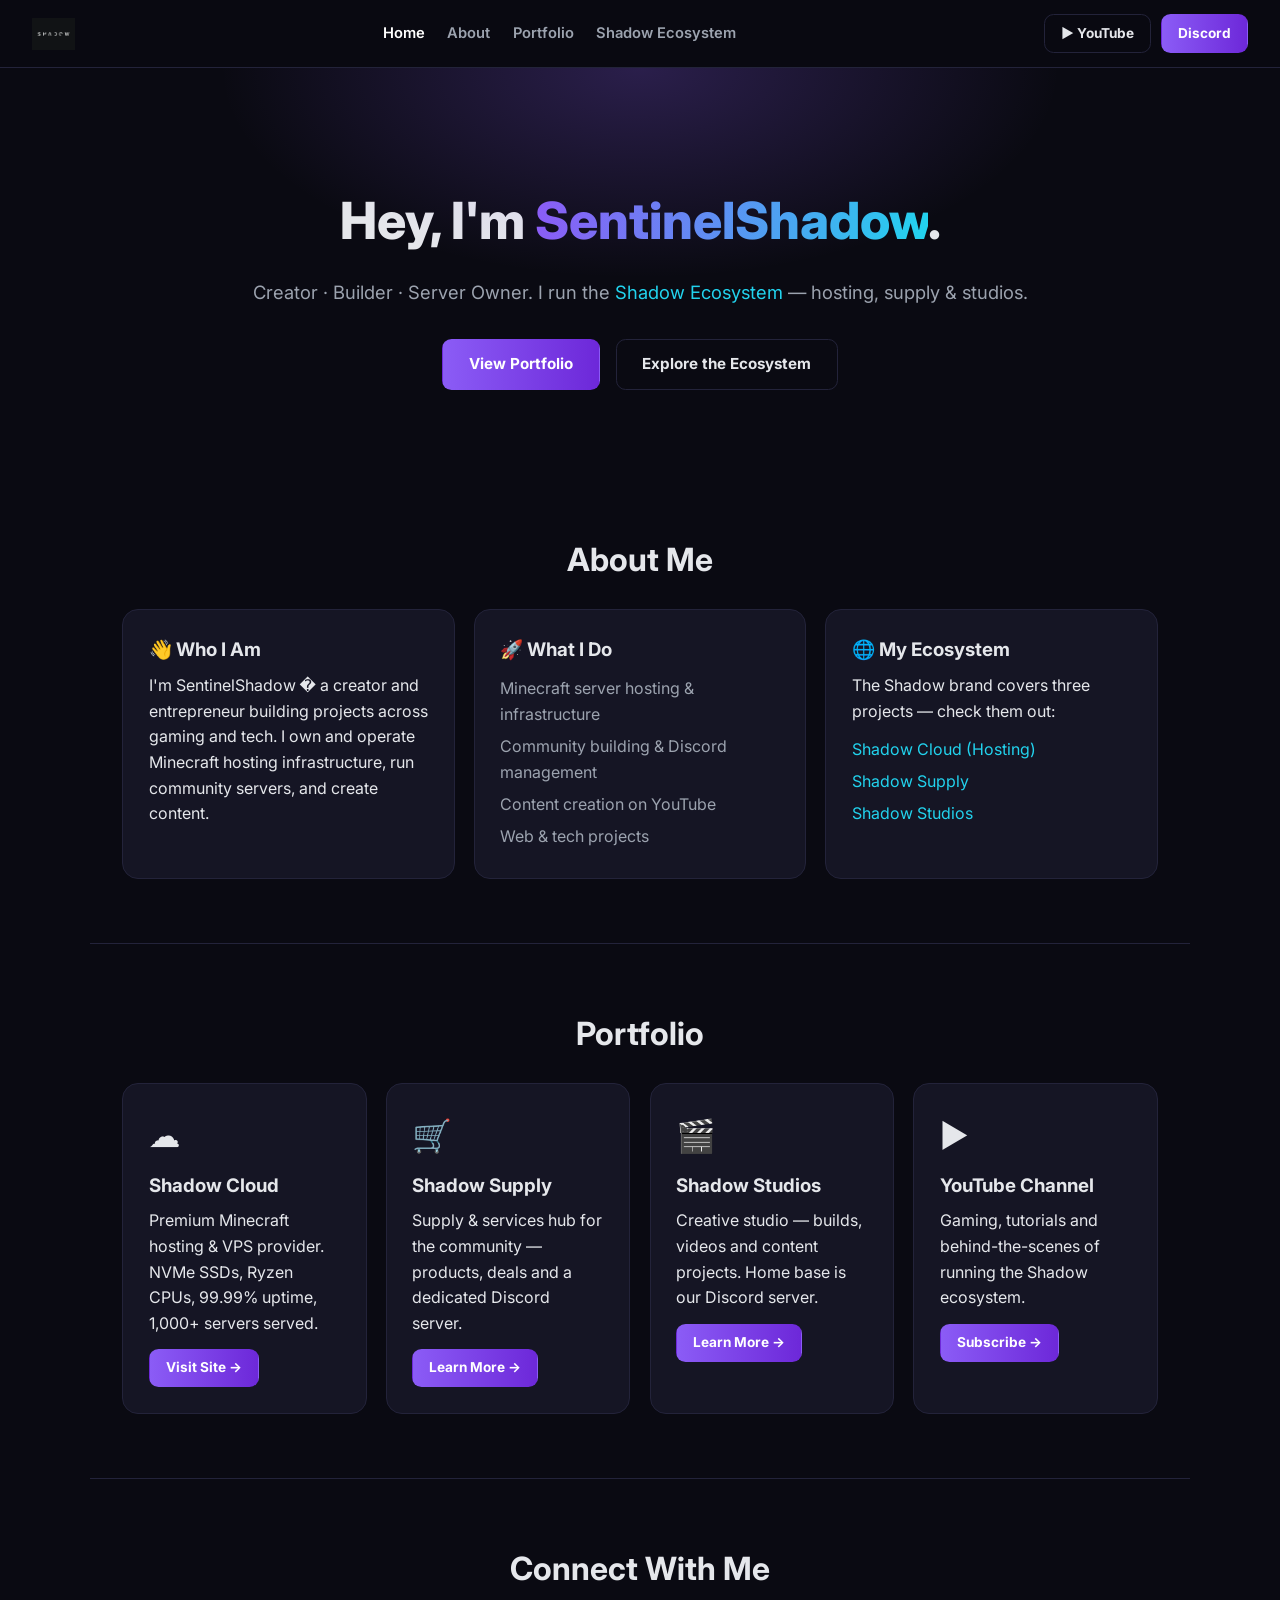
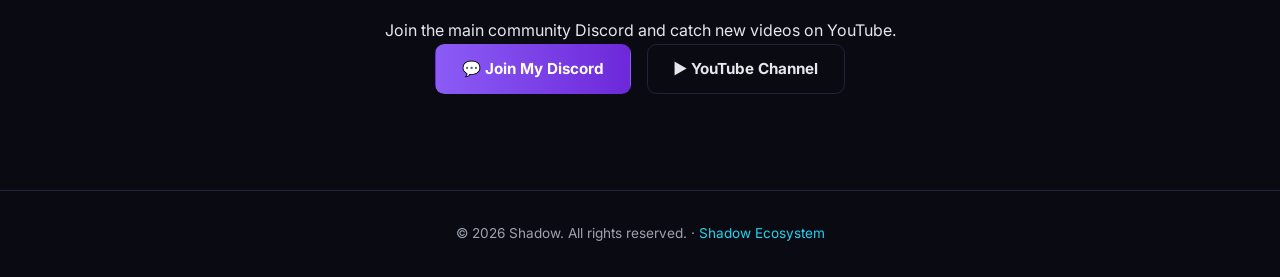
<file: index.html>
<!DOCTYPE html>
<html lang="en">
<head>
<meta charset="UTF-8">
<meta name="viewport" content="width=device-width, initial-scale=1.0">
<title>Shadow — Home</title>
<link rel="stylesheet" href="style.css">
<link href="https://fonts.googleapis.com/css2?family=Inter:wght@400;600;800&display=swap" rel="stylesheet">
</head>
<body>
<header class="nav">
  <a href="index.html" class="logo"><img src="assets/logo.webp" alt="Shadow" class="logo-img"></a>
  <nav>
    <a href="index.html" class="active">Home</a>
    <a href="#about">About</a>
    <a href="#portfolio">Portfolio</a>
    <a href="ecosystem.html">Shadow Ecosystem</a>
  </nav>
  <div class="nav-cta">
    <a href="https://youtube.com/@SentinelShadowOG" target="_blank" class="btn small ghost">▶ YouTube</a>
    <a href="https://discord.gg/KR9pN6uHst" target="_blank" class="btn small">Discord</a>
  </div>
</header>

<section class="hero">
  <div class="glow"></div>
  <h1>Hey, I'm <span class="accent">SentinelShadow</span>.</h1>
  <p class="tagline">Creator · Builder · Server Owner. I run the <a href="ecosystem.html">Shadow Ecosystem</a> — hosting, supply & studios.</p>
  <div class="hero-btns">
    <a href="#portfolio" class="btn">View Portfolio</a>
    <a href="ecosystem.html" class="btn ghost">Explore the Ecosystem</a>
  </div>
</section>

<section id="about" class="section">
  <h2>About Me</h2>
  <div class="about-grid">
    <div class="card">
      <h3>👋 Who I Am</h3>
      <p>I'm SentinelShadow � a creator and entrepreneur building projects across gaming and tech. I own and operate Minecraft hosting infrastructure, run community servers, and create content.</p>
    </div>
    <div class="card">
      <h3>🚀 What I Do</h3>
      <ul>
        <li>Minecraft server hosting & infrastructure</li>
        <li>Community building & Discord management</li>
        <li>Content creation on YouTube</li>
        <li>Web & tech projects</li>
      </ul>
    </div>
    <div class="card">
      <h3>🌐 My Ecosystem</h3>
      <p>The Shadow brand covers three projects — check them out:</p>
      <div class="mini-links">
        <a href="http://localhost:39899/">Shadow Cloud (Hosting)</a>
        <a href="shadow-supply.html">Shadow Supply</a>
        <a href="shadow-studios.html">Shadow Studios</a>
      </div>
    </div>
  </div>
</section>

<section id="portfolio" class="section alt">
  <h2>Portfolio</h2>
  <div class="projects-grid">
    <div class="card project">
      <div class="proj-icon">☁️</div>
      <h3>Shadow Cloud</h3>
      <p>Premium Minecraft hosting & VPS provider. NVMe SSDs, Ryzen CPUs, 99.99% uptime, 1,000+ servers served.</p>
      <a href="http://localhost:39899/" class="btn small">Visit Site →</a>
    </div>
    <div class="card project">
      <div class="proj-icon">🛒</div>
      <h3>Shadow Supply</h3>
      <p>Supply & services hub for the community — products, deals and a dedicated Discord server.</p>
      <a href="shadow-supply.html" class="btn small">Learn More →</a>
    </div>
    <div class="card project">
      <div class="proj-icon">🎬</div>
      <h3>Shadow Studios</h3>
      <p>Creative studio — builds, videos and content projects. Home base is our Discord server.</p>
      <a href="shadow-studios.html" class="btn small">Learn More →</a>
    </div>
    <div class="card project">
      <div class="proj-icon">▶️</div>
      <h3>YouTube Channel</h3>
      <p>Gaming, tutorials and behind-the-scenes of running the Shadow ecosystem.</p>
      <a href="https://youtube.com/@SentinelShadowOG" target="_blank" class="btn small">Subscribe →</a>
    </div>
  </div>
</section>

<section class="section connect">
  <h2>Connect With Me</h2>
  <p class="center">Join the main community Discord and catch new videos on YouTube.</p>
  <div class="hero-btns center">
    <a href="https://discord.gg/KR9pN6uHst" target="_blank" class="btn">💬 Join My Discord</a>
    <a href="https://youtube.com/@SentinelShadowOG" target="_blank" class="btn ghost">▶ YouTube Channel</a>
  </div>
</section>

<footer>
  <p>© 2026 Shadow. All rights reserved. · <a href="ecosystem.html">Shadow Ecosystem</a></p>
</footer>
</body>
</html>
</file>
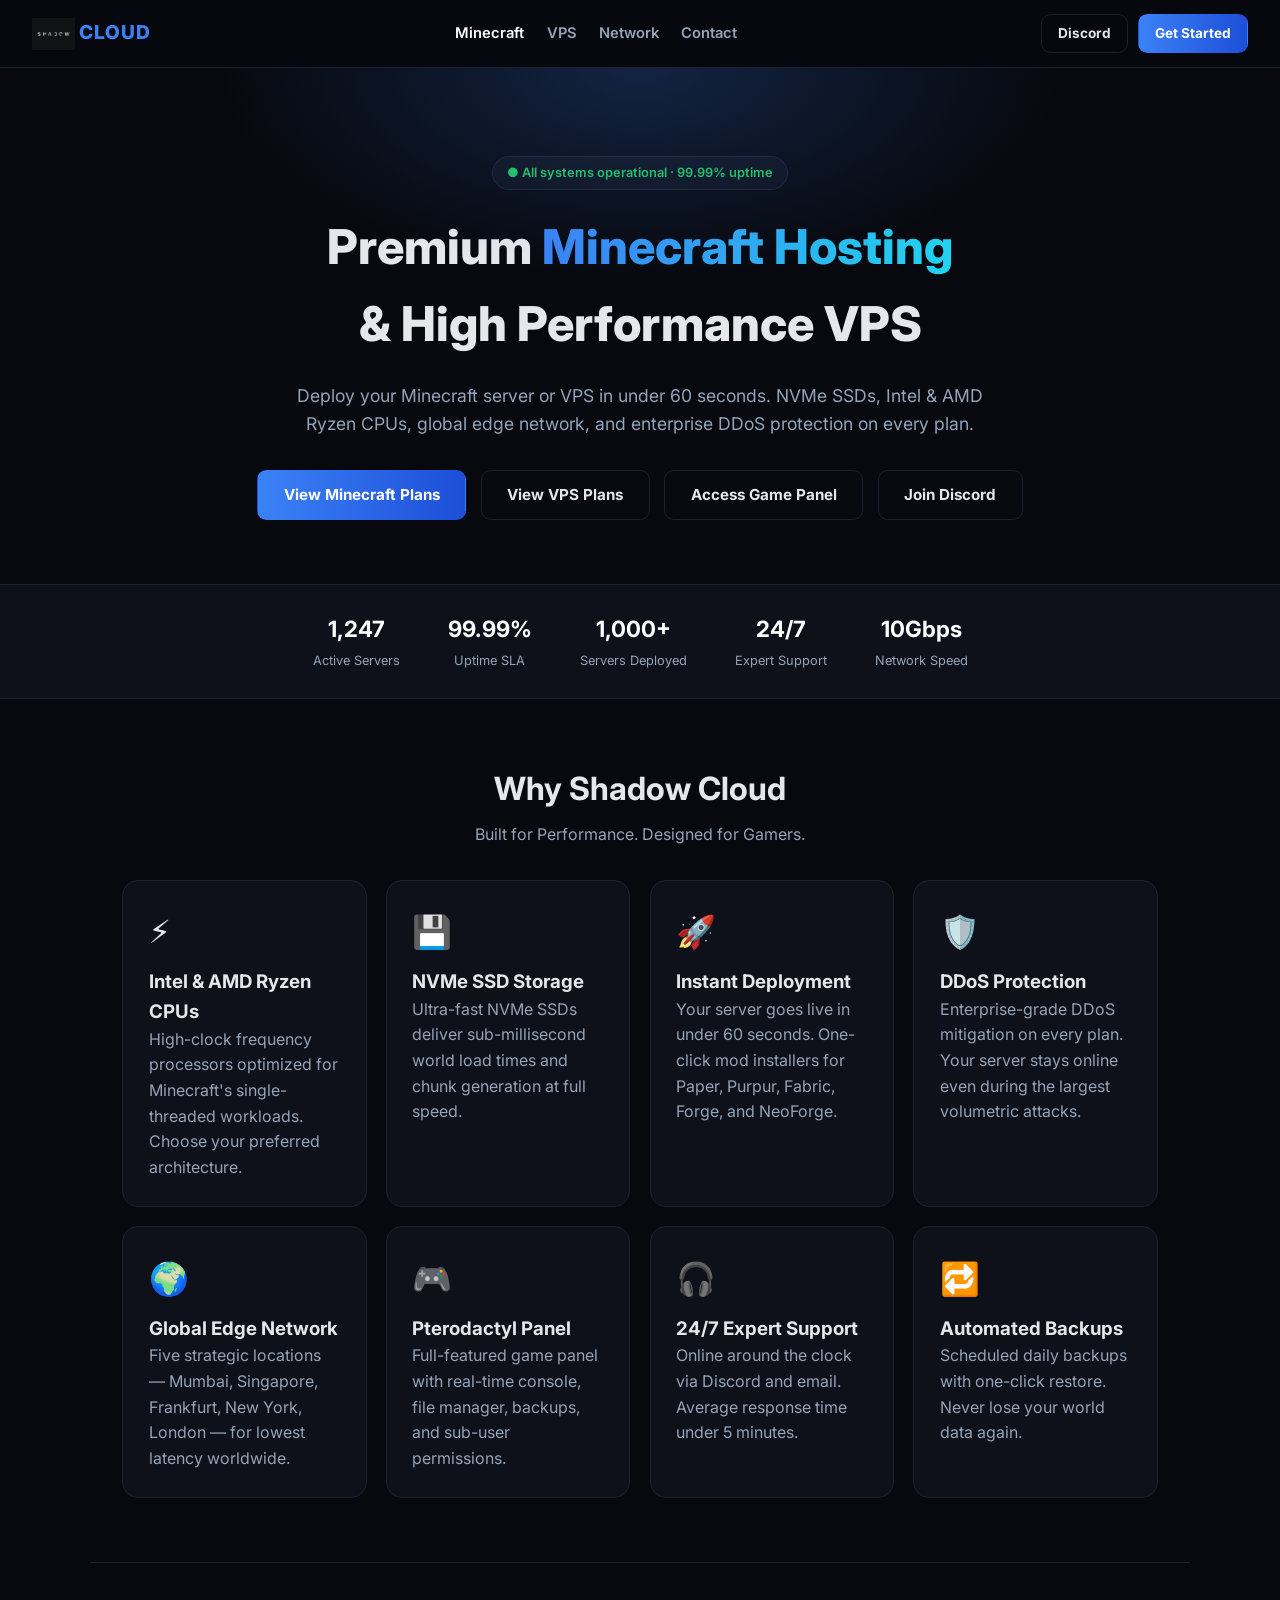
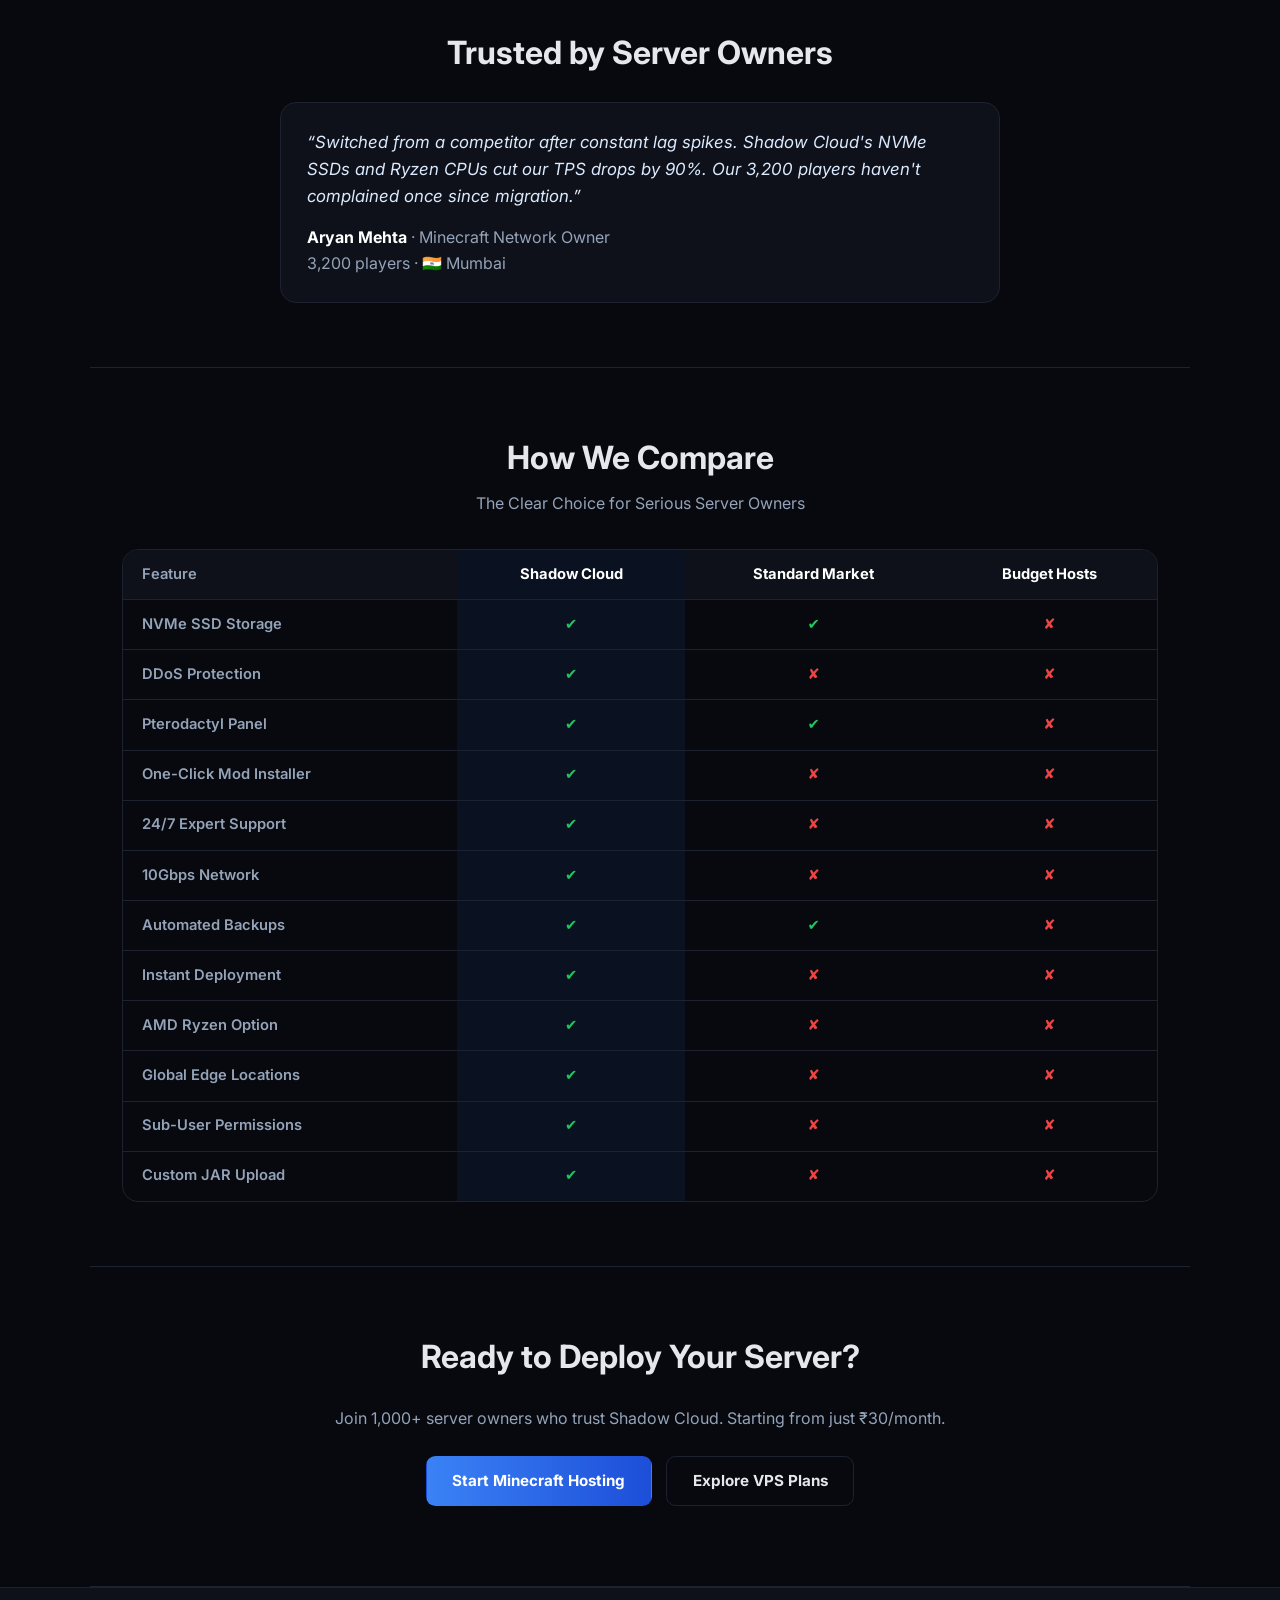
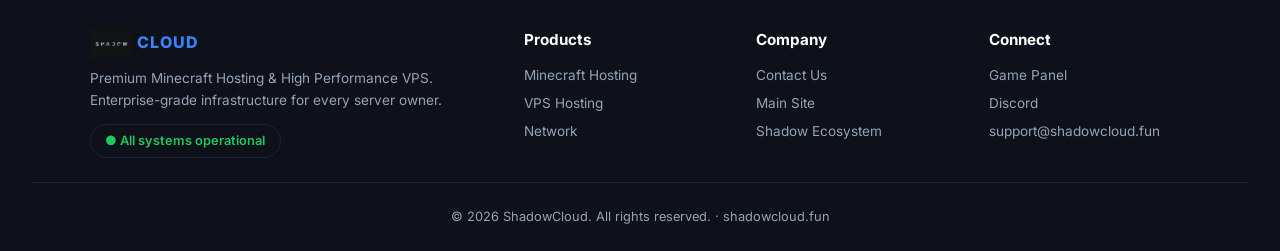
<file: shadowcloud/index.html>
<!DOCTYPE html>
<html lang="en">
<head>
<meta charset="UTF-8">
<meta name="viewport" content="width=device-width, initial-scale=1.0">
<title>Shadow Cloud | #1 Hosting & VPS Providers</title>
<link rel="stylesheet" href="style.css">
<link href="https://fonts.googleapis.com/css2?family=Inter:wght@400;600;800&display=swap" rel="stylesheet">
</head>
<body>
<header class="nav">
  <a href="index.html" class="logo"><img src="../assets/logo.webp" alt="Shadow" class="logo-img"><span>CLOUD</span></a>
  <nav>
    <a href="#minecraft" class="active">Minecraft</a>
    <a href="#vps">VPS</a>
    <a href="#network">Network</a>
    <a href="#contact">Contact</a>
  </nav>
  <div class="nav-cta">
    <a href="https://discord.gg/KR9pN6uHst" target="_blank" class="btn small ghost">Discord</a>
    <a href="#minecraft" class="btn small">Get Started</a>
  </div>
</header>

<section class="hero">
  <div class="glow"></div>
  <div class="status-pill">● All systems operational · 99.99% uptime</div>
  <h1>Premium <span class="accent">Minecraft Hosting</span><br>& High Performance VPS</h1>
  <p class="tagline">Deploy your Minecraft server or VPS in under 60 seconds. NVMe SSDs, Intel & AMD Ryzen CPUs, global edge network, and enterprise DDoS protection on every plan.</p>
  <div class="hero-btns">
    <a href="#minecraft" class="btn">View Minecraft Plans</a>
    <a href="#vps" class="btn ghost">View VPS Plans</a>
    <a href="#" class="btn ghost">Access Game Panel</a>
    <a href="https://discord.gg/KR9pN6uHst" target="_blank" class="btn ghost">Join Discord</a>
  </div>
</section>

<section class="stats-bar">
  <div><b id="stat-servers">1,247</b><span>Active Servers</span></div>
  <div><b>99.99%</b><span>Uptime SLA</span></div>
  <div><b>1,000+</b><span>Servers Deployed</span></div>
  <div><b>24/7</b><span>Expert Support</span></div>
  <div><b>10Gbps</b><span>Network Speed</span></div>
</section>

<section id="minecraft" class="section">
  <h2>Why Shadow Cloud</h2>
  <p class="center" style="margin:-1rem 0 2rem;color:var(--muted)">Built for Performance. Designed for Gamers.</p>
  <div class="projects-grid">
    <div class="card project"><div class="proj-icon">⚡</div><h3>Intel & AMD Ryzen CPUs</h3><p class="muted">High-clock frequency processors optimized for Minecraft's single-threaded workloads. Choose your preferred architecture.</p></div>
    <div class="card project"><div class="proj-icon">💾</div><h3>NVMe SSD Storage</h3><p class="muted">Ultra-fast NVMe SSDs deliver sub-millisecond world load times and chunk generation at full speed.</p></div>
    <div class="card project"><div class="proj-icon">🚀</div><h3>Instant Deployment</h3><p class="muted">Your server goes live in under 60 seconds. One-click mod installers for Paper, Purpur, Fabric, Forge, and NeoForge.</p></div>
    <div class="card project"><div class="proj-icon">🛡️</div><h3>DDoS Protection</h3><p class="muted">Enterprise-grade DDoS mitigation on every plan. Your server stays online even during the largest volumetric attacks.</p></div>
    <div class="card project"><div class="proj-icon">🌍</div><h3>Global Edge Network</h3><p class="muted">Five strategic locations — Mumbai, Singapore, Frankfurt, New York, London — for lowest latency worldwide.</p></div>
    <div class="card project"><div class="proj-icon">🎮</div><h3>Pterodactyl Panel</h3><p class="muted">Full-featured game panel with real-time console, file manager, backups, and sub-user permissions.</p></div>
    <div class="card project"><div class="proj-icon">🎧</div><h3>24/7 Expert Support</h3><p class="muted">Online around the clock via Discord and email. Average response time under 5 minutes.</p></div>
    <div class="card project"><div class="proj-icon">🔁</div><h3>Automated Backups</h3><p class="muted">Scheduled daily backups with one-click restore. Never lose your world data again.</p></div>
  </div>
</section>
<section id="network" class="section alt">
  <h2>Trusted by Server Owners</h2>
  <div class="projects-grid" style="max-width:720px;margin:0 auto">
    <div class="card project">
      <p class="quote">“Switched from a competitor after constant lag spikes. Shadow Cloud's NVMe SSDs and Ryzen CPUs cut our TPS drops by 90%. Our 3,200 players haven't complained once since migration.”</p>
      <p class="muted" style="margin-top:1rem"><b style="color:#fff">Aryan Mehta</b> · Minecraft Network Owner<br>3,200 players · 🇮🇳 Mumbai</p>
    </div>
  </div>
</section>

<section class="section">
  <h2>How We Compare</h2>
  <p class="center" style="margin:-1rem 0 2rem;color:var(--muted)">The Clear Choice for Serious Server Owners</p>
  <div class="table-wrap">
    <table>
      <thead><tr><th>Feature</th><th class="hl">Shadow Cloud</th><th>Standard Market</th><th>Budget Hosts</th></tr></thead>
      <tbody>
        <tr><td>NVMe SSD Storage</td><td class="hl yes">✔</td><td class="yes">✔</td><td class="no">✘</td></tr>
        <tr><td>DDoS Protection</td><td class="hl yes">✔</td><td class="no">✘</td><td class="no">✘</td></tr>
        <tr><td>Pterodactyl Panel</td><td class="hl yes">✔</td><td class="yes">✔</td><td class="no">✘</td></tr>
        <tr><td>One-Click Mod Installer</td><td class="hl yes">✔</td><td class="no">✘</td><td class="no">✘</td></tr>
        <tr><td>24/7 Expert Support</td><td class="hl yes">✔</td><td class="no">✘</td><td class="no">✘</td></tr>
        <tr><td>10Gbps Network</td><td class="hl yes">✔</td><td class="no">✘</td><td class="no">✘</td></tr>
        <tr><td>Automated Backups</td><td class="hl yes">✔</td><td class="yes">✔</td><td class="no">✘</td></tr>
        <tr><td>Instant Deployment</td><td class="hl yes">✔</td><td class="no">✘</td><td class="no">✘</td></tr>
        <tr><td>AMD Ryzen Option</td><td class="hl yes">✔</td><td class="no">✘</td><td class="no">✘</td></tr>
        <tr><td>Global Edge Locations</td><td class="hl yes">✔</td><td class="no">✘</td><td class="no">✘</td></tr>
        <tr><td>Sub-User Permissions</td><td class="hl yes">✔</td><td class="no">✘</td><td class="no">✘</td></tr>
        <tr><td>Custom JAR Upload</td><td class="hl yes">✔</td><td class="no">✘</td><td class="no">✘</td></tr>
      </tbody>
    </table>
  </div>
</section>

<section class="section alt cta" id="contact">
  <h2>Ready to Deploy Your Server?</h2>
  <p class="center" style="margin-bottom:1.5rem;color:var(--muted)">Join 1,000+ server owners who trust Shadow Cloud. Starting from just ₹30/month.</p>
  <div class="hero-btns">
    <a href="#" class="btn">Start Minecraft Hosting</a>
    <a href="#" class="btn ghost">Explore VPS Plans</a>
  </div>
</section>

<footer>
  <div class="foot-grid">
    <div>
      <p class="logo" style="font-size:1rem"><img src="../assets/logo.webp" alt="Shadow" class="logo-img"><span>CLOUD</span></p>
      <p class="muted" style="font-size:.85rem;margin-top:.5rem">Premium Minecraft Hosting & High Performance VPS. Enterprise-grade infrastructure for every server owner.</p>
      <p class="status-pill" style="margin-top:.8rem">● All systems operational</p>
    </div>
    <div><h4>Products</h4><a href="#minecraft">Minecraft Hosting</a><a href="#vps">VPS Hosting</a><a href="#network">Network</a></div>
    <div><h4>Company</h4><a href="#contact">Contact Us</a><a href="../index.html">Main Site</a><a href="../ecosystem.html">Shadow Ecosystem</a></div>
    <div><h4>Connect</h4><a href="#">Game Panel</a><a href="https://discord.gg/KR9pN6uHst" target="_blank">Discord</a><a href="mailto:support@shadowcloud.fun">support@shadowcloud.fun</a></div>
  </div>
  <p class="muted" style="text-align:center;font-size:.8rem;border-top:1px solid var(--border);padding-top:1.5rem;margin-top:1.5rem">© 2026 ShadowCloud. All rights reserved. · shadowcloud.fun</p>
</footer>
<script src="script.js"></script>
</body>
</html>
</file>
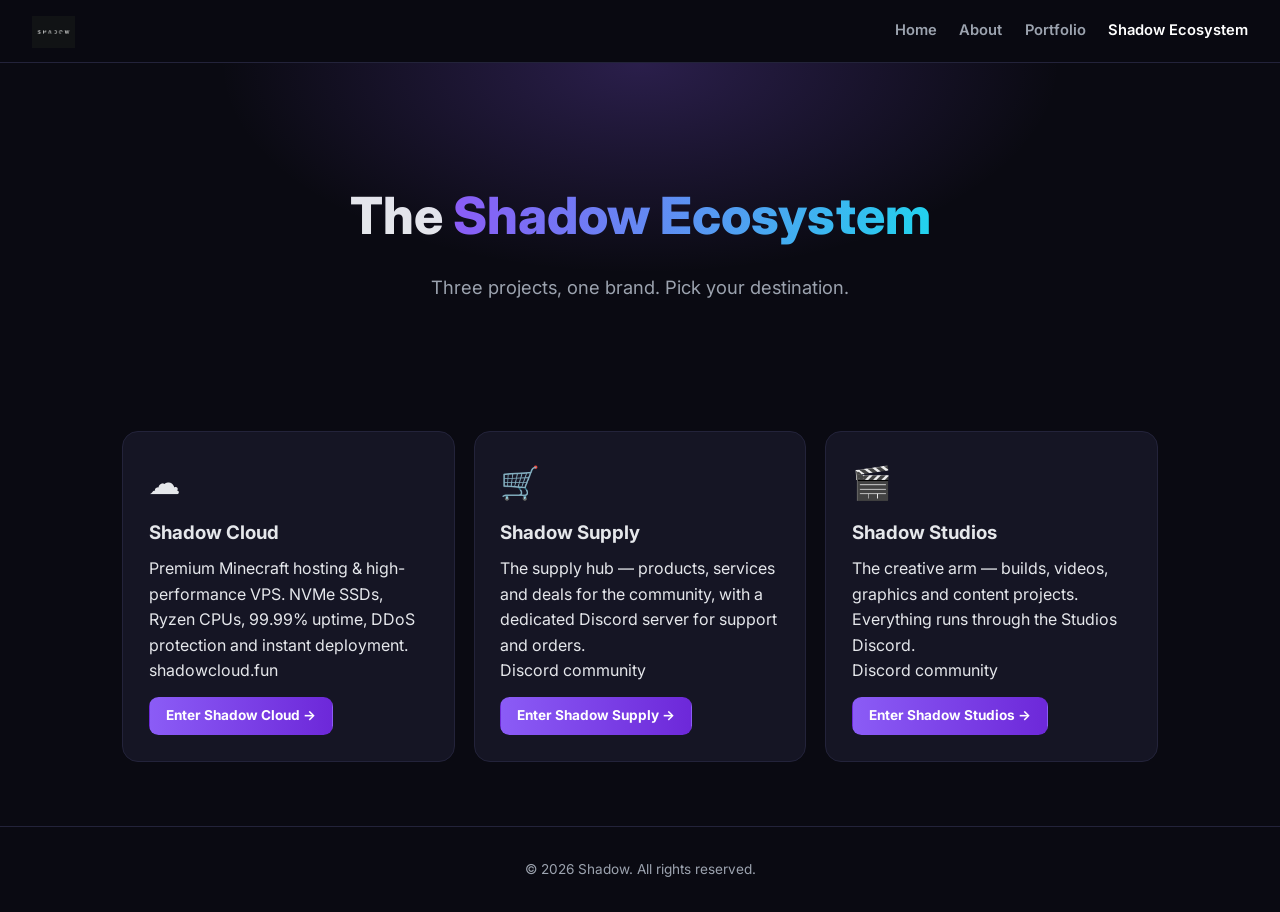
<file: ecosystem.html>
<!DOCTYPE html>
<html lang="en">
<head>
<meta charset="UTF-8">
<meta name="viewport" content="width=device-width, initial-scale=1.0">
<title>Shadow Ecosystem</title>
<link rel="stylesheet" href="style.css">
<link href="https://fonts.googleapis.com/css2?family=Inter:wght@400;600;800&display=swap" rel="stylesheet">
</head>
<body>
<header class="nav">
  <a href="index.html" class="logo"><img src="assets/logo.webp" alt="Shadow" class="logo-img"></a>
  <nav>
    <a href="index.html">Home</a>
    <a href="index.html#about">About</a>
    <a href="index.html#portfolio">Portfolio</a>
    <a href="ecosystem.html" class="active">Shadow Ecosystem</a>
  </nav>
</header>

<section class="hero">
  <div class="glow"></div>
  <h1>The <span class="accent">Shadow Ecosystem</span></h1>
  <p class="tagline">Three projects, one brand. Pick your destination.</p>
</section>

<section class="section" style="padding-top:1rem">
  <div class="projects-grid" style="grid-template-columns:repeat(auto-fit,minmax(280px,1fr))">
    <div class="card project">
      <div class="proj-icon">☁️</div>
      <h3>Shadow Cloud</h3>
      <p class="muted">Premium Minecraft hosting & high-performance VPS. NVMe SSDs, Ryzen CPUs, 99.99% uptime, DDoS protection and instant deployment.</p>
      <p class="domain">shadowcloud.fun</p>
      <a href="http://localhost:39899/" class="btn small">Enter Shadow Cloud →</a>
    </div>
    <div class="card project">
      <div class="proj-icon">🛒</div>
      <h3>Shadow Supply</h3>
      <p class="muted">The supply hub — products, services and deals for the community, with a dedicated Discord server for support and orders.</p>
      <p class="domain">Discord community</p>
      <a href="shadow-supply.html" class="btn small">Enter Shadow Supply →</a>
    </div>
    <div class="card project">
      <div class="proj-icon">🎬</div>
      <h3>Shadow Studios</h3>
      <p class="muted">The creative arm — builds, videos, graphics and content projects. Everything runs through the Studios Discord.</p>
      <p class="domain">Discord community</p>
      <a href="shadow-studios.html" class="btn small">Enter Shadow Studios →</a>
    </div>
  </div>
</section>

<footer><p>© 2026 Shadow. All rights reserved.</p></footer>
</body>
</html>
</file>
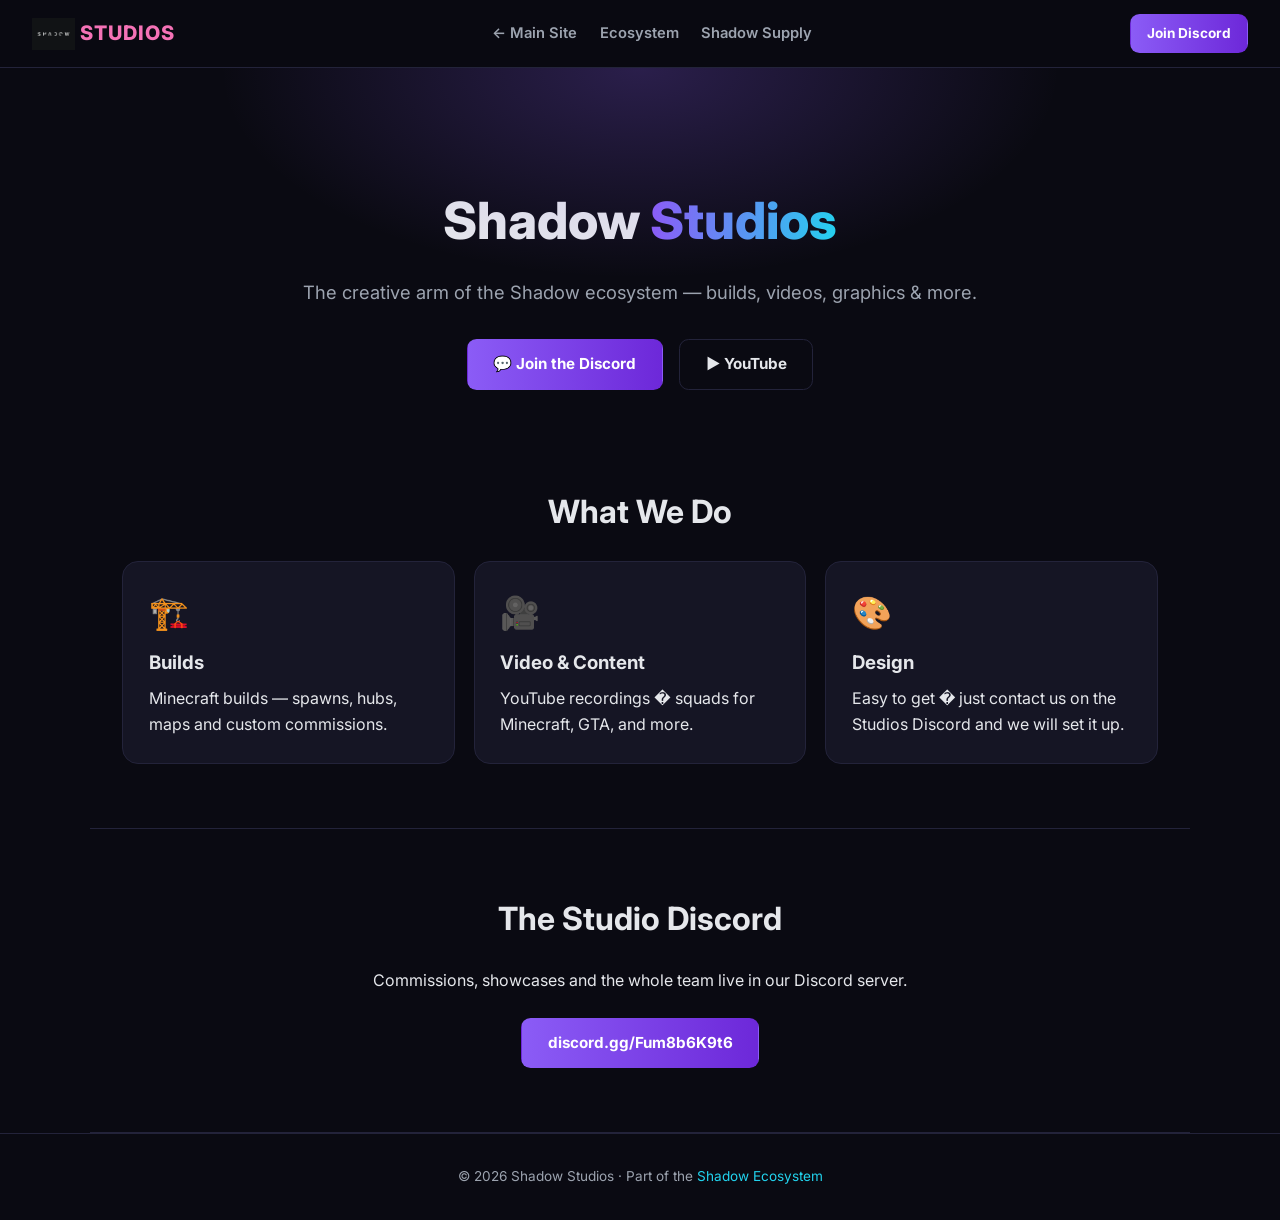
<file: shadow-studios.html>
<!DOCTYPE html>
<html lang="en">
<head>
<meta charset="UTF-8">
<meta name="viewport" content="width=device-width, initial-scale=1.0">
<title>Shadow Studios</title>
<link rel="stylesheet" href="style.css">
<link href="https://fonts.googleapis.com/css2?family=Inter:wght@400;600;800&display=swap" rel="stylesheet">
</head>
<body>
<header class="nav">
  <a href="ecosystem.html" class="logo"><img src="assets/logo.webp" alt="Shadow" class="logo-img"> <span style="color:#f472b6">STUDIOS</span></a>
  <nav>
    <a href="index.html">← Main Site</a>
    <a href="ecosystem.html">Ecosystem</a>
    <a href="shadow-supply.html">Shadow Supply</a>
  </nav>
  <div class="nav-cta"><a href="https://discord.gg/Fum8b6K9t6" target="_blank" class="btn small">Join Discord</a></div>
</header>

<section class="hero">
  <div class="glow"></div>
  <h1>Shadow <span class="accent">Studios</span></h1>
  <p class="tagline">The creative arm of the Shadow ecosystem — builds, videos, graphics & more.</p>
  <div class="hero-btns">
    <a href="https://discord.gg/Fum8b6K9t6" target="_blank" class="btn">💬 Join the Discord</a>
    <a href="https://youtube.com/@SentinelShadowOG" target="_blank" class="btn ghost">▶ YouTube</a>
  </div>
</section>

<section class="section" style="padding-top:1rem">
  <h2>What We Do</h2>
  <div class="projects-grid">
    <div class="card project"><div class="proj-icon">🏗️</div><h3>Builds</h3><p class="muted">Minecraft builds — spawns, hubs, maps and custom commissions.</p></div>
    <div class="card project"><div class="proj-icon">🎥</div><h3>Video & Content</h3><p class="muted">YouTube recordings � squads for Minecraft, GTA, and more.</p></div>
    <div class="card project"><div class="proj-icon">🎨</div><h3>Design</h3><p class="muted">Easy to get � just contact us on the Studios Discord and we will set it up.</p></div>
  </div>
</section>

<section class="section alt">
  <h2>The Studio Discord</h2>
  <p class="center muted" style="margin-bottom:1.5rem">Commissions, showcases and the whole team live in our Discord server.</p>
  <div class="hero-btns center"><a href="https://discord.gg/Fum8b6K9t6" target="_blank" class="btn">discord.gg/Fum8b6K9t6</a></div>
</section>

<footer><p>© 2026 Shadow Studios · Part of the <a href="ecosystem.html">Shadow Ecosystem</a></p></footer>
</body>
</html>
</file>
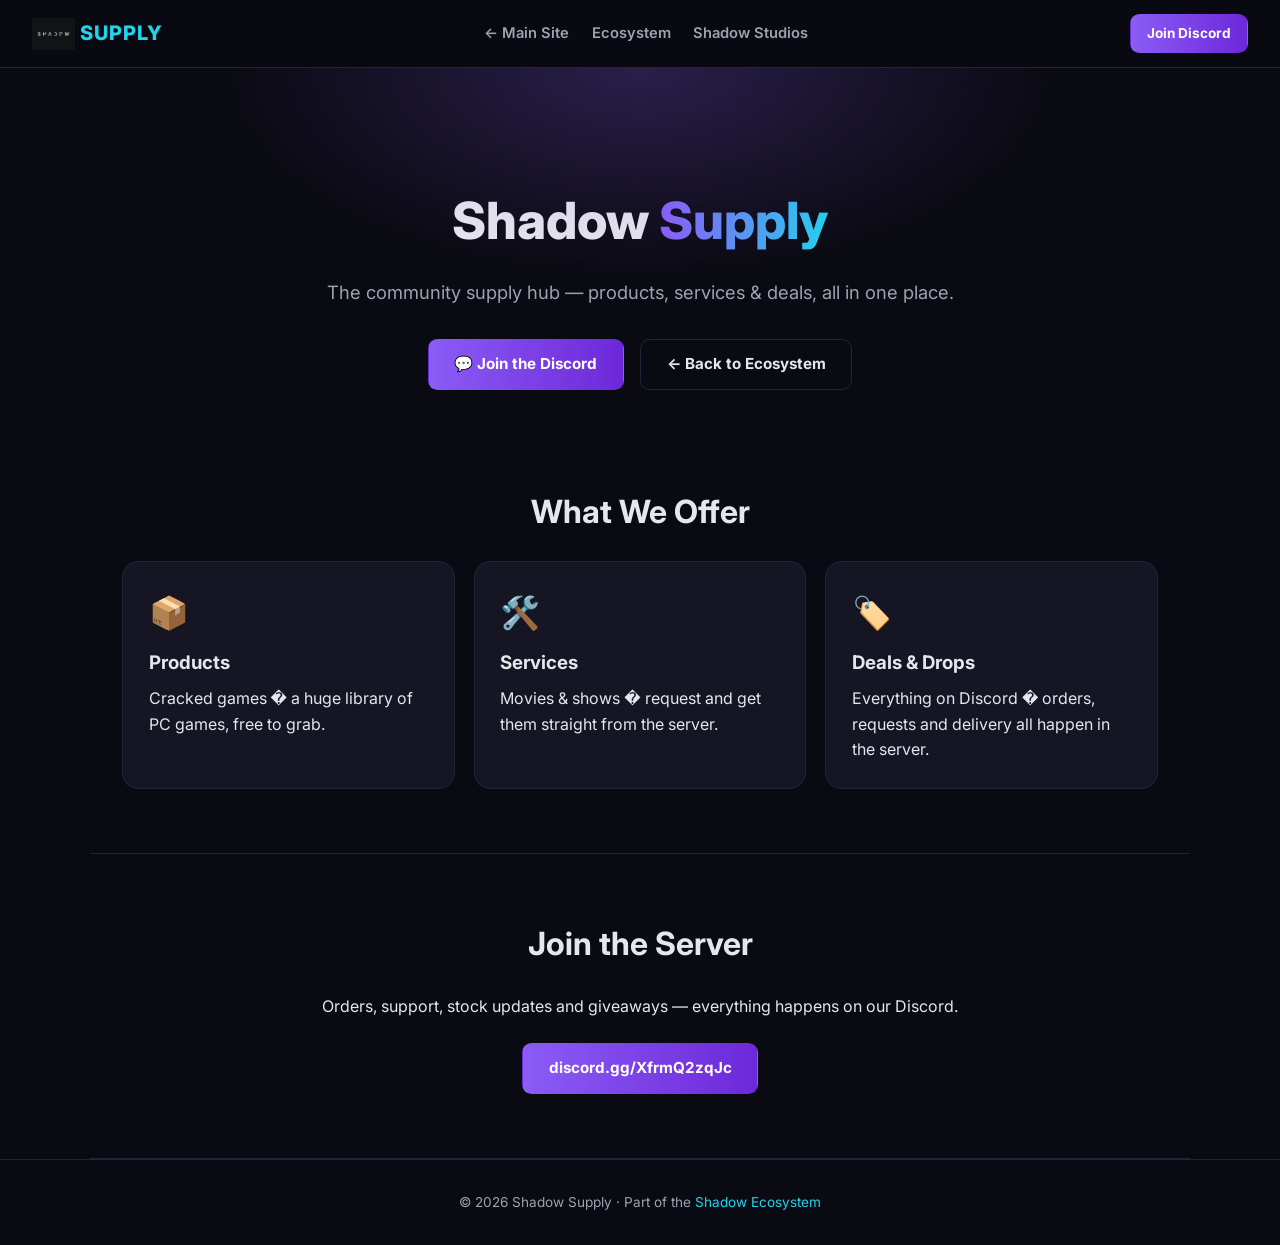
<file: shadow-supply.html>
<!DOCTYPE html>
<html lang="en">
<head>
<meta charset="UTF-8">
<meta name="viewport" content="width=device-width, initial-scale=1.0">
<title>Shadow Supply</title>
<link rel="stylesheet" href="style.css">
<link href="https://fonts.googleapis.com/css2?family=Inter:wght@400;600;800&display=swap" rel="stylesheet">
</head>
<body>
<header class="nav">
  <a href="ecosystem.html" class="logo"><img src="assets/logo.webp" alt="Shadow" class="logo-img"> <span style="color:var(--cyan)">SUPPLY</span></a>
  <nav>
    <a href="index.html">← Main Site</a>
    <a href="ecosystem.html">Ecosystem</a>
    <a href="shadow-studios.html">Shadow Studios</a>
  </nav>
  <div class="nav-cta"><a href="https://discord.gg/XfrmQ2zqJc" target="_blank" class="btn small">Join Discord</a></div>
</header>

<section class="hero">
  <div class="glow"></div>
  <h1>Shadow <span class="accent">Supply</span></h1>
  <p class="tagline">The community supply hub — products, services & deals, all in one place.</p>
  <div class="hero-btns">
    <a href="https://discord.gg/XfrmQ2zqJc" target="_blank" class="btn">💬 Join the Discord</a>
    <a href="ecosystem.html" class="btn ghost">← Back to Ecosystem</a>
  </div>
</section>

<section class="section" style="padding-top:1rem">
  <h2>What We Offer</h2>
  <div class="projects-grid">
    <div class="card project"><div class="proj-icon">📦</div><h3>Products</h3><p class="muted">Cracked games � a huge library of PC games, free to grab.</p></div>
    <div class="card project"><div class="proj-icon">🛠️</div><h3>Services</h3><p class="muted">Movies & shows � request and get them straight from the server.</p></div>
    <div class="card project"><div class="proj-icon">🏷️</div><h3>Deals & Drops</h3><p class="muted">Everything on Discord � orders, requests and delivery all happen in the server.</p></div>
  </div>
</section>

<section class="section alt">
  <h2>Join the Server</h2>
  <p class="center muted" style="margin-bottom:1.5rem">Orders, support, stock updates and giveaways — everything happens on our Discord.</p>
  <div class="hero-btns center"><a href="https://discord.gg/XfrmQ2zqJc" target="_blank" class="btn">discord.gg/XfrmQ2zqJc</a></div>
</section>

<footer><p>© 2026 Shadow Supply · Part of the <a href="ecosystem.html">Shadow Ecosystem</a></p></footer>
</body>
</html>
</file>
<file: style.css>
/* ===== Shadow Hub — shared theme ===== */
*{margin:0;padding:0;box-sizing:border-box}
:root{
  --bg:#0a0a12;--bg2:#10101c;--card:#151524;--border:#23233a;
  --purple:#8b5cf6;--cyan:#22d3ee;--text:#e5e7eb;--muted:#9ca3af;
}
body{font-family:'Inter',system-ui,sans-serif;background:var(--bg);color:var(--text);line-height:1.6;overflow-x:hidden}
a{color:var(--cyan);text-decoration:none}
h2{font-size:2rem;margin-bottom:1.5rem;text-align:center}
h3{margin-bottom:.5rem}
.accent{background:linear-gradient(90deg,var(--purple),var(--cyan));-webkit-background-clip:text;background-clip:text;color:transparent}

/* Nav */
.nav{position:sticky;top:0;z-index:50;display:flex;align-items:center;justify-content:space-between;padding:.9rem 2rem;background:rgba(10,10,18,.85);backdrop-filter:blur(12px);border-bottom:1px solid var(--border)}
.logo{font-weight:800;font-size:1.25rem;color:#fff;letter-spacing:.05em}
.logo span{color:var(--purple)}
.logo-img{height:32px;width:auto;vertical-align:middle;display:inline-block}
.nav nav{display:flex;gap:1.4rem}
.nav nav a{color:var(--muted);font-size:.92rem;font-weight:600;transition:color .2s}
.nav nav a:hover,.nav nav a.active{color:#fff}
.nav-cta{display:flex;gap:.6rem}

/* Buttons */
.btn{display:inline-block;padding:.75rem 1.6rem;border-radius:.6rem;font-weight:700;font-size:.95rem;color:#fff;background:linear-gradient(90deg,var(--purple),#6d28d9);border:1px solid transparent;transition:transform .15s,opacity .15s}
.btn:hover{transform:translateY(-2px);opacity:.9}
.btn.ghost{background:transparent;border-color:var(--border);color:var(--text)}
.btn.small{padding:.45rem 1rem;font-size:.85rem}

/* Hero */
.hero{position:relative;text-align:center;padding:7rem 2rem 5rem}
.hero .glow{position:absolute;inset:0;background:radial-gradient(600px 300px at 50% 0%,rgba(139,92,246,.25),transparent 70%);pointer-events:none}
.hero h1{font-size:3.2rem;font-weight:800;margin-bottom:1rem}
.tagline{color:var(--muted);font-size:1.15rem;margin-bottom:2rem}
.hero-btns{display:flex;gap:1rem;justify-content:center;flex-wrap:wrap}

/* Sections */
.section{max-width:1100px;margin:0 auto;padding:4rem 2rem}
.section.alt{border-top:1px solid var(--border);border-bottom:1px solid var(--border)}
.center{text-align:center}
.about-grid,.projects-grid{display:grid;gap:1.2rem}
.about-grid{grid-template-columns:repeat(auto-fit,minmax(260px,1fr))}
.projects-grid{grid-template-columns:repeat(auto-fit,minmax(240px,1fr))}
.card{background:var(--card);border:1px solid var(--border);border-radius:1rem;padding:1.6rem;transition:border-color .2s,transform .2s}
.card:hover{border-color:var(--purple);transform:translateY(-3px)}
.card ul{list-style:none;margin-top:.5rem}
.card ul li{color:var(--muted);padding:.2rem 0}
.mini-links{display:flex;flex-direction:column;gap:.4rem;margin-top:.8rem}
.proj-icon{font-size:2rem;margin-bottom:.6rem}
.project .btn{margin-top:.8rem}
.connect{padding-bottom:6rem}

/* Footer */
footer{border-top:1px solid var(--border);text-align:center;padding:2rem;color:var(--muted);font-size:.85rem}

@media(max-width:720px){
  .nav{flex-wrap:wrap;gap:.6rem}
  .hero h1{font-size:2.2rem}
}
</file>
<file: shadowcloud/style.css>
/* ===== Shadow Cloud site ===== */
*{margin:0;padding:0;box-sizing:border-box}
:root{
  --bg:#07090f;--card:#0e1119;--border:#1c2230;
  --blue:#3b82f6;--cyan:#22d3ee;--green:#22c55e;
  --text:#e5e7eb;--muted:#94a3b8;
}
body{font-family:'Inter',system-ui,sans-serif;background:var(--bg);color:var(--text);line-height:1.6;overflow-x:hidden}
a{color:var(--cyan);text-decoration:none}
h2{font-size:2rem;margin-bottom:1.5rem;text-align:center}
.accent{background:linear-gradient(90deg,var(--blue),var(--cyan));-webkit-background-clip:text;background-clip:text;color:transparent}
.muted{color:var(--muted)}
.hl{color:#fff;background:rgba(59,130,246,.08)}

/* Nav */
.nav{position:sticky;top:0;z-index:50;display:flex;align-items:center;justify-content:space-between;padding:.9rem 2rem;background:rgba(7,9,15,.85);backdrop-filter:blur(12px);border-bottom:1px solid var(--border)}
.logo{font-weight:800;font-size:1.2rem;color:#fff;letter-spacing:.05em}
.logo span{color:var(--blue)}
.logo-img{height:32px;width:auto;vertical-align:middle;display:inline-block;margin-right:.3rem}
.nav nav{display:flex;gap:1.4rem}
.nav nav a{color:var(--muted);font-size:.92rem;font-weight:600;transition:color .2s}
.nav nav a:hover,.nav nav a.active{color:#fff}
.nav-cta{display:flex;gap:.6rem}

/* Buttons */
.btn{display:inline-block;padding:.75rem 1.6rem;border-radius:.6rem;font-weight:700;font-size:.95rem;color:#fff;background:linear-gradient(90deg,var(--blue),#1d4ed8);border:1px solid transparent;transition:transform .15s,opacity .15s}
.btn:hover{transform:translateY(-2px);opacity:.9}
.btn.ghost{background:transparent;border-color:var(--border);color:var(--text)}
.btn.small{padding:.45rem 1rem;font-size:.85rem}

/* Hero */
.hero{position:relative;text-align:center;padding:5.5rem 2rem 4rem}
.hero .glow{position:absolute;inset:0;background:radial-gradient(600px 300px at 50% 0%,rgba(59,130,246,.22),transparent 70%);pointer-events:none}
.hero h1{font-size:3rem;font-weight:800;margin:1.2rem 0}
.tagline{color:var(--muted);font-size:1.1rem;max-width:720px;margin:0 auto 2rem}
.hero-btns{display:flex;gap:.9rem;justify-content:center;flex-wrap:wrap}
.status-pill{display:inline-block;padding:.35rem .9rem;border-radius:999px;border:1px solid var(--border);background:var(--card);font-size:.8rem;color:var(--green);font-weight:600}
.center{display:flex;justify-content:center}

/* Stats */
.stats-bar{display:flex;justify-content:center;gap:3rem;flex-wrap:wrap;border-top:1px solid var(--border);border-bottom:1px solid var(--border);padding:1.6rem 2rem;background:var(--card)}
.stats-bar div{text-align:center}
.stats-bar b{display:block;font-size:1.4rem;color:#fff}
.stats-bar span{font-size:.8rem;color:var(--muted)}

/* Sections */
.section{max-width:1100px;margin:0 auto;padding:4rem 2rem}
.section.alt{border-top:1px solid var(--border);border-bottom:1px solid var(--border)}
.projects-grid{display:grid;gap:1.2rem;grid-template-columns:repeat(auto-fit,minmax(240px,1fr))}
.card{background:var(--card);border:1px solid var(--border);border-radius:1rem;padding:1.6rem;transition:border-color .2s,transform .2s}
.card:hover{border-color:var(--blue);transform:translateY(-3px)}
.proj-icon{font-size:2rem;margin-bottom:.6rem}
.quote{font-size:1.05rem;color:#dbeafe;font-style:italic}

/* Table */
.table-wrap{overflow-x:auto;border:1px solid var(--border);border-radius:1rem}
table{width:100%;border-collapse:collapse;font-size:.92rem;min-width:640px}
th,td{padding:.8rem 1.2rem;text-align:center;border-bottom:1px solid var(--border)}
th:first-child,td:first-child{text-align:left;color:var(--muted);font-weight:600}
th{background:var(--card);color:#fff}
tr:last-child td{border-bottom:none}
.yes{color:var(--green)}
.no{color:#ef4444}

/* CTA */
.cta{padding-bottom:5rem}

/* Footer */
footer{border-top:1px solid var(--border);padding:2.5rem 2rem 1.5rem;background:var(--card)}
.foot-grid{max-width:1100px;margin:0 auto;display:grid;grid-template-columns:2fr 1fr 1fr 1fr;gap:2rem}
.foot-grid h4{color:#fff;margin-bottom:.6rem;font-size:.95rem}
.foot-grid a{display:block;color:var(--muted);font-size:.85rem;padding:.2rem 0}
.foot-grid a:hover{color:var(--cyan)}

@media(max-width:820px){
  .foot-grid{grid-template-columns:1fr 1fr}
  .hero h1{font-size:2.1rem}
  .nav nav{display:none}
}
</file>
